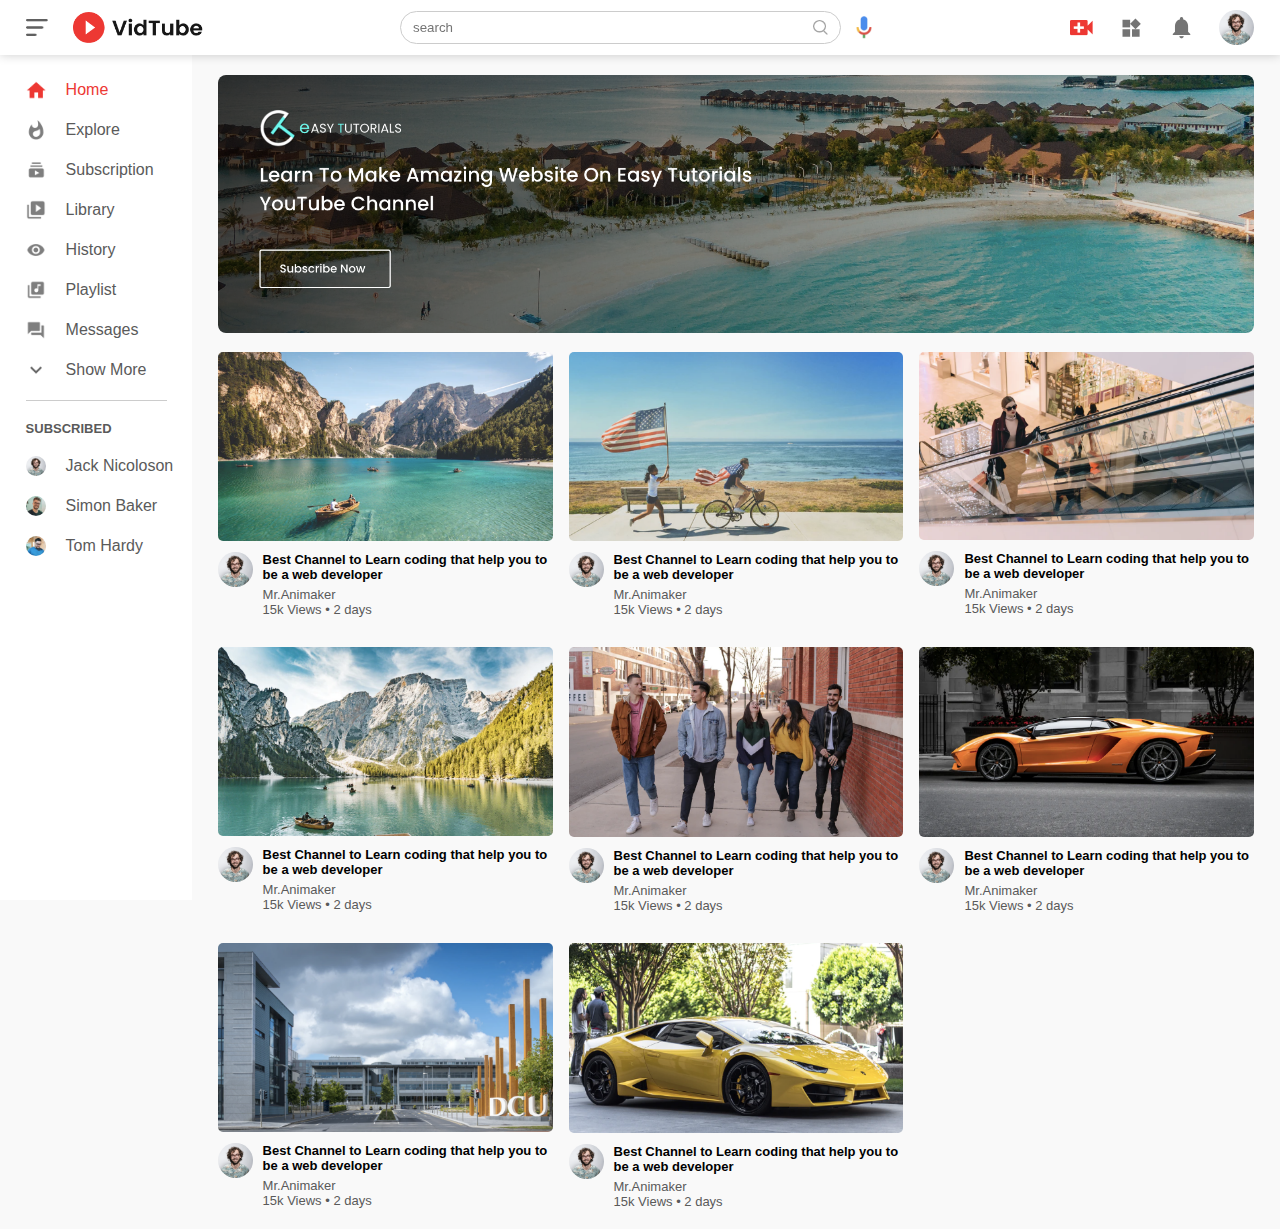
<file: index.html>
<!DOCTYPE html>
<html lang="en">

<head>
    <meta charset="UTF-8">
    <meta http-equiv="X-UA-Compatible" content="IE=edge">
    <meta name="viewport" content="width=device-width, initial-scale=1.0">
    <link rel="stylesheet" href="style.css">
    <title>YouTubeClone</title>
</head>

<body>
    <nav class="flex-div">
        <div class="nav-left flex-div">
            <img src="images/menu.png" class="menu-icon">
            <img src="images/logo.png" class="logo">
        </div>
        <div class="nav-middle flex-div">
            <div class="search-box flex-div">
                <input type="text" placeholder="search">
                <img src="images/search.png">
            </div>
            <img src="images/voice-search.png" class="mic-icon">
        </div>
        <div class="nav-right flex-div">
            <img src="images/upload.png">
            <img src="images/more.png">
            <img src="images/notification.png">
            <img src="images/Jack.png" class="user-icon">
        </div>
    </nav>
    <!--------------------- sidebar---------->
    <div class="sidebar">
        <div class="shortcut-links">
            <a href=""><img src="images/home.png">
                <p>Home</p>
            </a>
            <a href=""><img src="images/explore.png">
                <p>Explore</p>
            </a>
            <a href=""><img src="images/subscriprion.png">
                <p>Subscription</p>
            </a>
            <a href=""><img src="images/library.png">
                <p>Library</p>
            </a>
            <a href=""><img src="images/history.png">
                <p>History</p>
            </a>
            <a href=""><img src="images/playlist.png">
                <p>Playlist</p>
            </a>
            <a href=""><img src="images/messages.png">
                <p>Messages</p>
            </a>
            <a href=""><img src="images/show-more.png">
                <p>Show More</p>
            </a>
            <hr>
        </div>
        <div class="subscribed-list">
            <h3>SUBSCRIBED</h3>
            <a href=""><img src="images/Jack.png">
                <p>Jack Nicoloson</p>
            </a>
            <a href=""><img src="images/simon.png">
                <p>Simon Baker</p>
            </a>
            <a href=""><img src="images/tom.png">
                <p>Tom Hardy</p>
            </a>
        </div>
    </div>
    <!------main------------->
    <div class="container">
        <div class="banner">
            <img src="images/banner.png">
        </div>
        <div class="list-container">
            <div class="vid-list">
                <a href="play-video.html"><img src="images/thumbnail1.png" class="thumbnail"></a>
                <div class="flex-div">
                    <img src="images/Jack.png">
                    <div class="vid-info">
                        <a href="play-video.html">Best Channel to Learn coding that help you to be a web developer</a>
                    
                    <p>Mr.Animaker</p>
                    <p>15k Views &bull; 2 days</p>
                </div>

                </div>
            </div>
            <div class="vid-list">
                <a href=""><img src="images/thumbnail2.png" class="thumbnail"></a>
                <div class="flex-div">
                    <img src="images/Jack.png">
                    <div class="vid-info">
                        <a href="">Best Channel to Learn coding that help you to be a web developer</a>
                    
                    <p>Mr.Animaker</p>
                    <p>15k Views &bull; 2 days</p>
                </div>

                </div>
            </div>
            <div class="vid-list">
                <a href=""><img src="images/thumbnail3.png" class="thumbnail"></a>
                <div class="flex-div">
                    <img src="images/Jack.png">
                    <div class="vid-info">
                        <a href="">Best Channel to Learn coding that help you to be a web developer</a>
                    
                    <p>Mr.Animaker</p>
                    <p>15k Views &bull; 2 days</p>
                </div>

                </div>
            </div>
            <div class="vid-list">
                <a href=""><img src="images/thumbnail4.png" class="thumbnail"></a>
                <div class="flex-div">
                    <img src="images/Jack.png">
                    <div class="vid-info">
                        <a href="">Best Channel to Learn coding that help you to be a web developer</a>
                    
                    <p>Mr.Animaker</p>
                    <p>15k Views &bull; 2 days</p>
                </div>

                </div>
            </div>
            <div class="vid-list">
                <a href=""><img src="images/thumbnail5.png" class="thumbnail"></a>
                <div class="flex-div">
                    <img src="images/Jack.png">
                    <div class="vid-info">
                        <a href="">Best Channel to Learn coding that help you to be a web developer</a>
                    
                    <p>Mr.Animaker</p>
                    <p>15k Views &bull; 2 days</p>
                </div>

                </div>
            </div>
            <div class="vid-list">
                <a href=""><img src="images/thumbnail6.png" class="thumbnail"></a>
                <div class="flex-div">
                    <img src="images/Jack.png">
                    <div class="vid-info">
                        <a href="">Best Channel to Learn coding that help you to be a web developer</a>
                    
                    <p>Mr.Animaker</p>
                    <p>15k Views &bull; 2 days</p>
                </div>

                </div>
            </div>
            <div class="vid-list">
                <a href=""><img src="images/thumbnail7.png" class="thumbnail"></a>
                <div class="flex-div">
                    <img src="images/Jack.png">
                    <div class="vid-info">
                        <a href="">Best Channel to Learn coding that help you to be a web developer</a>
                    
                    <p>Mr.Animaker</p>
                    <p>15k Views &bull; 2 days</p>
                </div>

                </div>
            </div>
            <div class="vid-list">
                <a href=""><img src="images/thumbnail8.png" class="thumbnail"></a>
                <div class="flex-div">
                    <img src="images/Jack.png">
                    <div class="vid-info">
                        <a href="">Best Channel to Learn coding that help you to be a web developer</a>
                    
                    <p>Mr.Animaker</p>
                    <p>15k Views &bull; 2 days</p>
                </div>

                </div>
            </div>
        </div>
    </div>






    <script src="Script.js"></script>
</body>

</html>



















</html>
</file>
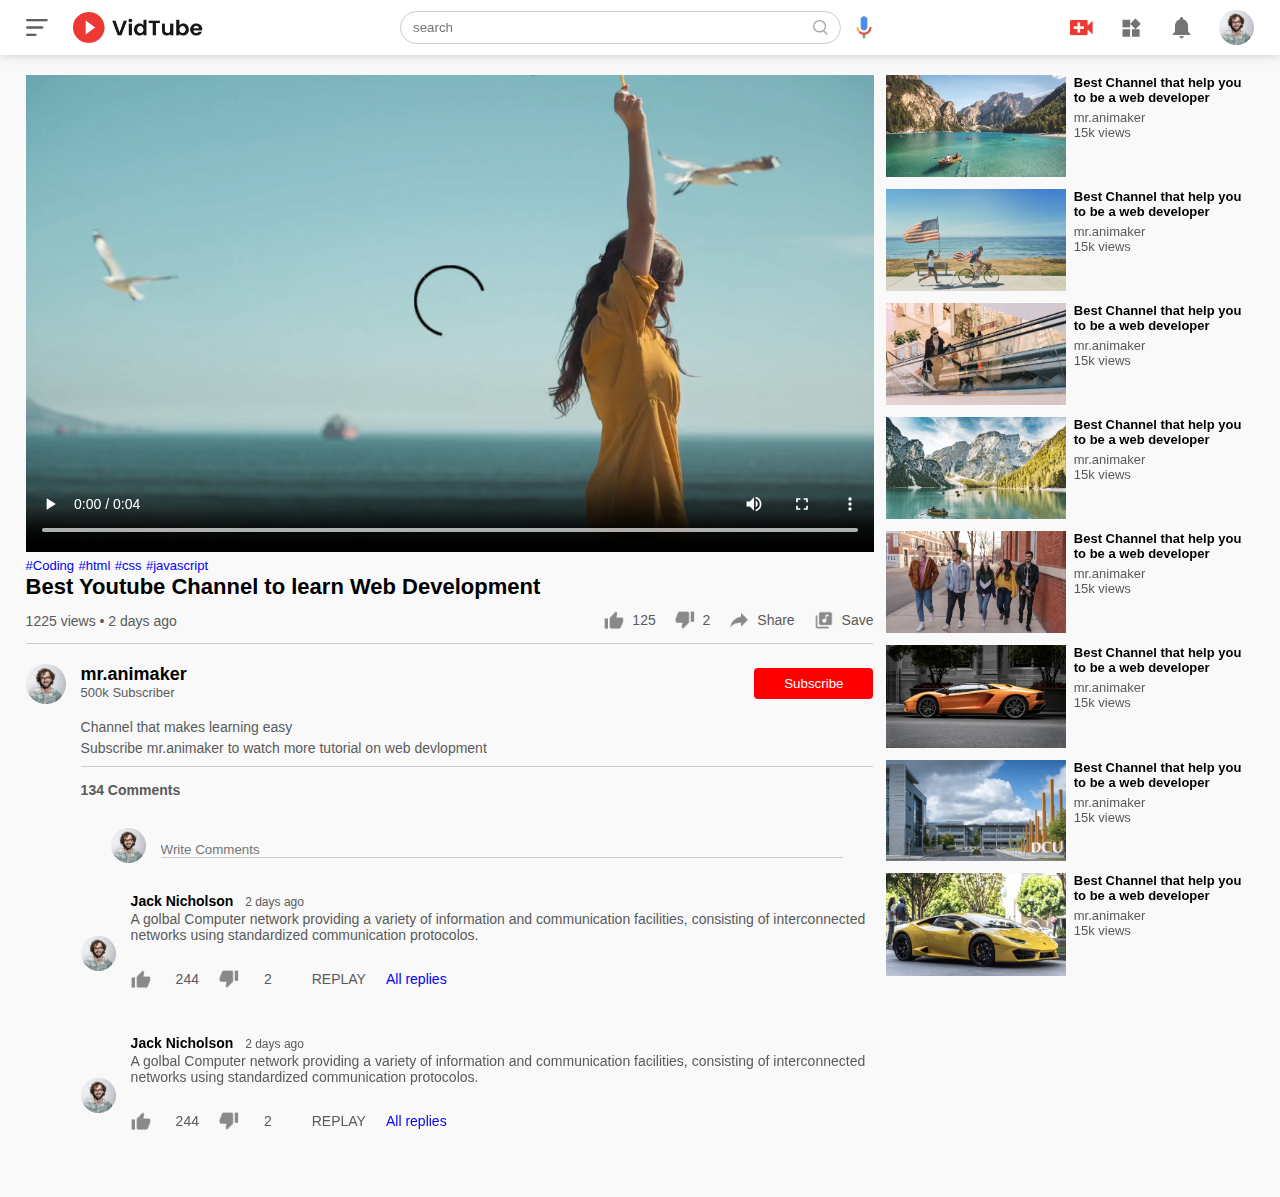
<file: play-video.html>
<!DOCTYPE html>
<html lang="en">
<head>
    <meta charset="UTF-8">
    <meta http-equiv="X-UA-Compatible" content="IE=edge">
    <meta name="viewport" content="width=device-width, initial-scale=1.0">
    <title>Play Video</title>
    <link rel="stylesheet" href="style.css">
</head>
<body>
    <nav class="flex-div">
        <div class="nav-left flex-div">
            <img src="images/menu.png" class="menu-icon">
            <img src="images/logo.png" class="logo">
        </div>
        <div class="nav-middle flex-div">
            <div class="search-box flex-div">
                <input type="text" placeholder="search">
                <img src="images/search.png">
            </div>
            <img src="images/voice-search.png" class="mic-icon">
        </div>
        <div class="nav-right flex-div">
            <img src="images/upload.png">
            <img src="images/more.png">
            <img src="images/notification.png">
            <img src="images/Jack.png" class="user-icon">
        </div>
    </nav>

    <div class="container play-container">
        <div class="row">
            <div class="play-video">
                <video controls autoplay>
                    <source src="images/video.mp4" type="video/mp4">
                </video>
                <div class="tags">
                    <a href="">#Coding</a> <a href="">#html</a> <a href="">#css</a> <a href="">#javascript</a>
                </div>
                <h3>Best Youtube Channel to learn Web Development</h3>
                <div class="play-video-info">
                    <p>1225 views &bull; 2 days ago</p>
                    <div>
                        <a href=""><img src="images/like.png">125</a>
                        <a href=""><img src="images/dislike.png">2</a>
                        <a href=""><img src="images/share.png">Share</a>
                        <a href=""><img src="images/save.png">Save</a>
                    </div>
                </div>
                <hr>

                <div class="publisher">
                    <img src="images/Jack.png">
                    <div>
                        <p>mr.animaker</p>
                        <span>500k Subscriber</span>
                    </div>
                    <button type="button">Subscribe</button>
                </div>
                <div class="vid-description">
                    <p>Channel that makes learning easy</p>
                    <p>Subscribe mr.animaker to watch more tutorial on web devlopment</p>
                    <hr>
                    <h4>134 Comments</h4>

                    <div class="add-comment">
                        <img src="images/Jack.png">
                        <input type="text" placeholder="Write Comments">
                    </div>
                    <div class="old-comment">
                        <img src="images/Jack.png">
                        <div>
                            <h3>Jack Nicholson <span>2 days ago</span></h3>
                            <p>A golbal Computer network providing a variety of information and communication facilities, consisting of interconnected  networks using standardized communication protocolos. </p>
                            <div class="comment-action">
                                <img src="images/like.png">
                                <span>244</span>
                                <img src="images/dislike.png">
                                <span>2</span>
                                <span>REPLAY</span>
                                <a href="">All replies</a>
                
                            </div>
                        </div>
                    </div>

                    <div class="old-comment">
                        <img src="images/Jack.png">
                        <div>
                            <h3>Jack Nicholson <span>2 days ago</span></h3>
                            <p>A golbal Computer network providing a variety of information and communication facilities, consisting of interconnected  networks using standardized communication protocolos. </p>
                            <div class="comment-action">
                                <img src="images/like.png">
                                <span>244</span>
                                <img src="images/dislike.png">
                                <span>2</span>
                                <span>REPLAY</span>
                                <a href="">All replies</a>
                
                            </div>
                        </div>
                    </div>
    
                </div>




            </div>
            <div class="right-sidebar">

             <div class="side-video-list">
                <a href="" class="small-thumbnail"><img src="images/thumbnail1.png"></a>
                <div class="vid-info">
                    <a href="">Best Channel that help you to be a web developer</a>
                    <p>mr.animaker</p>
                    <p>15k views</p>
                </div>
             </div>   

             <div class="side-video-list">
                <a href="" class="small-thumbnail"><img src="images/thumbnail2.png"></a>
                <div class="vid-info">
                    <a href="">Best Channel that help you to be a web developer</a>
                    <p>mr.animaker</p>
                    <p>15k views</p>
                </div>
             </div>   
             <div class="side-video-list">
                <a href="" class="small-thumbnail"><img src="images/thumbnail3.png"></a>
                <div class="vid-info">
                    <a href="">Best Channel that help you to be a web developer</a>
                    <p>mr.animaker</p>
                    <p>15k views</p>
                </div>
             </div>   
             <div class="side-video-list">
                <a href="" class="small-thumbnail"><img src="images/thumbnail4.png"></a>
                <div class="vid-info">
                    <a href="">Best Channel that help you to be a web developer</a>
                    <p>mr.animaker</p>
                    <p>15k views</p>
                </div>
             </div>   
             <div class="side-video-list">
                <a href="" class="small-thumbnail"><img src="images/thumbnail5.png"></a>
                <div class="vid-info">
                    <a href="">Best Channel that help you to be a web developer</a>
                    <p>mr.animaker</p>
                    <p>15k views</p>
                </div>
             </div>   
             <div class="side-video-list">
                <a href="" class="small-thumbnail"><img src="images/thumbnail6.png"></a>
                <div class="vid-info">
                    <a href="">Best Channel that help you to be a web developer</a>
                    <p>mr.animaker</p>
                    <p>15k views</p>
                </div>
             </div>   
             <div class="side-video-list">
                <a href="" class="small-thumbnail"><img src="images/thumbnail7.png"></a>
                <div class="vid-info">
                    <a href="">Best Channel that help you to be a web developer</a>
                    <p>mr.animaker</p>
                    <p>15k views</p>
                </div>
             </div>   
             <div class="side-video-list">
                <a href="" class="small-thumbnail"><img src="images/thumbnail8.png"></a>
                <div class="vid-info">
                    <a href="">Best Channel that help you to be a web developer</a>
                    <p>mr.animaker</p>
                    <p>15k views</p>
                </div>
             </div>   



            </div>
        </div>
    </div>
    <script src="Script.js"></script>
</body>
</html>
</file>
<file: style.css>
*{
    margin:0;
    padding: 0;
    font-family: 'poppins',sans-serif;
    box-sizing: border-box;
}

a{
    text-decoration: none;
    color: #5a5a5a;
}
img{
    cursor: pointer;
}
.flex-div{
    display: flex;
    align-items: center;
}
nav{
    padding: 10px 2%;
    justify-content: space-between;
    box-shadow: 0 0 10px rgba(0, 0, 0, 0.2);
    background: #fff;
    position: sticky;
    top: 0;
    z-index: 10;
}
.nav-right img{
    width: 25px;
    margin-right: 25px;
}
.nav-right .user-icon{
    width: 35px;
    border-radius: 50%;
    margin-right: 0;
}
.nav-left .menu-icon{
    width: 22px;
    margin-right: 25px;
}
.nav-left .logo{
    width: 130px;
}
.nav-middle .mic-icon{
    width: 16px;
}
.nav-middle .search-box{
    border:1px solid #ccc;
    margin-right: 15px;
    padding: 8px 12px;
    border-radius: 25px;
}
.nav-middle .search-box input{
    width:400px;
    border: 0;
    outline: 0;
    background: transparent;
}
.nav-middle .search-box img{
    width: 15px;
}
/*--------sidebar-----------*/
.sidebar{
    background: #fff;
    width: 15%;
    height: 100vh;
    position: fixed;
    top: 0;
    padding-left: 2%;
    padding-top: 80px;
}
.shortcut-links a img{
    width: 20px;
    margin-right: 20px;

}
.shortcut-links a{
    display: flex;
    align-items: center;
    margin-bottom: 20px;
    width: fit-content;
    flex-wrap: wrap;
}
.shortcut-links a:first-child{
    color: #ed3833;
}
.sidebar hr{
    border: 0;
    height: 1px;
    background: #ccc;
    width: 85%;
}
.subscribed-list h3{

    font-size: 13px;
    margin: 20px 0;
    color: #5a5a5a;
}
.subscribed-list a{
    display: flex;
    align-items: center;
    margin-bottom: 20px;
    width: fit-content;
    flex-wrap: wrap;
}
.subscribed-list a img{
    width: 20px;
    border-radius: 50%;
    margin-right: 20px;
}
.small-sidebar{
    width: 5%;
}
.small-sidebar a p{
    display: none;
}
.small-sidebar h3{
    display: none;
}
.small-sidebar hr{
    width: 50%;
    margin-bottom: 25px;
}
/*---------main---------*/
.container{
    background: #f9f9f9;
    padding-left: 17%;
    padding-right: 2%;
    padding-top: 20px;
    padding-bottom: 20px;
}
.large-container{
    padding-left: 7%;

}
.banner{
    width: 100%;
}
.banner img{
    width: 100%;
    border-radius: 8px;
}
.list-container{
    display: grid;
    grid-template-columns: repeat(auto-fit, minmax(250px, 1fr));
    grid-column-gap:16px ;
    grid-row-gap: 30px;
    margin-top: 15px;
}
.vid-list .thumbnail{
    width: 100%;
    border-radius: 5px;
}
.vid-list .flex-div{
    align-items: flex-start;
    margin-top: 7px;
}
.vid-list .flex-div img{
    width: 35px;
    margin-right:10px;
    border-radius: 50%;
}
.vid-info{
    color: #5a5a5a;
    font-size: 13px;

}
.vid-info a{
    color: #000;
    font-weight: 600;
    display: block;
    margin-bottom: 5px;
}
@media(max-width:900px){
    .menu-icon{
        display: none;
    }
    .sidebar{
        display: none;
    }
    .container, .large-container{
        padding-left: 5px;
        padding-right: 5px;
    }
    .nav-right img{
        display: none;
    }
    .nav-right .user-icon{
        display: block;
        width: 30px;
    }
    .nav-middle .search-box input{
        width: 100px;
    }
    .nav-middle .mic-icon{
        display: none;
    }
    .logo{
        width: 90px;
    }
}

/*-----------------play video page ------------*/

.play-container{
    padding-left: 2%;
}
.row{
    display: flex;
    justify-content: space-between;
    flex-wrap: wrap;
}
.play-video{
    flex-basis: 69%;
}
.right-sidebar{
    flex-basis: 30%;
}
.play-video video{
    width: 100%;
}
.side-video-list{
    display: flex;
    justify-content: space-between;
    margin-bottom: 8px;

}
.side-video-list img{
    width: 100%;
}
.side-video-list .small-thumbnail{
    flex-basis: 49%;

}
.side-video-list .vid-info{
    flex-basis: 49%;

}
.play-video .tags a{
    color: #0000ff;
    font-size: 13px;
}
.play-video h3{
    font-weight: 600;
    font-size: 22px;
}
.play-video .play-video-info{
   display: flex;
   align-items: center;
   justify-content: space-between;
   flex-wrap: wrap;
   margin-top: 10px;
   font-size: 14px;
   color: #5a5a5a;
}
.play-video .play-video-info a img{
    width: 20px;
    margin-right:8px;

}
.play-video .play-video-info a{
    display: inline-flex;
    align-items: center;
    margin-left: 15px;
}

.play-video hr{
    border: 0;
    height: 1px;
    background: #ccc;
    margin: 10px 0;
}
.publisher{
    display: flex;
    align-items: center;
    margin-top: 20px;

}
.publisher div{
    flex: 1;
    line-height: 18px;

}
.publisher img{
    width: 40px;
    border-radius: 50%;
    margin-right: 15px;
}
.publisher div p{
    color: #000;
    font-weight: 600;
    font-size: 18px;
}
.publisher div span{
    font-size: 13px;
    color: #5a5a5a;
}
.publisher button{
    background: red;
    color: #fff;
    padding:8px 30px;
    border: 0;
    outline: 0;
    border-radius: 4px;
    cursor: pointer;
}
.vid-description{
    padding-left: 55px;
    margin: 15px 0;
}
.vid-description p{
    font-size: 14px;
    margin-bottom: 5px;
    color: #5a5a5a;
}
.vid-description h4{
    font-size: 14px;
    color: #5a5a5a;
    margin-top: 15px;
}
.add-comment{
    display: flex;
    align-items: center;
    margin: 30px;

}
.add-comment img{
    width: 35px;
    border-radius: 50%;
    margin-right: 15px;
}
.add-comment input{
    border: 0;
    outline: 0;
    border-bottom: 1px solid#ccc;
    width: 100%;
    padding-top: 10px;
    background: transparent;
}
.old-comment{
    display: flex;
    align-items: center;
    margin: 20px 0;

}
.old-comment img{
    width: 35px;
    border-radius: 50%;
    margin-right: 15px;
}
.old-comment h3{
    font-size: 14px;
    margin-bottom: 2px;
}
.old-comment  h3 span{
    font-size: 12px;
    color: #5a5a5a;
    font-weight: 500;
    margin-left: 8px;
}
.old-comment .comment-action{
    display: flex;
    align-items: center;
    margin: 8px 0;
    font-size: 14px;
}
.old-comment .comment-action img{
    border-radius: 0;
    width: 20px;
    margin-right: 5px;
}
.old-comment .comment-action span{
    margin: 20px;
    color: #5a5a5a;
}
.old-comment .comment-action a{
    color: #0000ff;
}
@media(max-width:900px){
    .play-video{
        flex-basis: 100%;
    }
    .right-sidebar{
        flex-basis: 100%;
    }
    .play-container{
        padding-left: 5%;
    }
    .vid-description{
        padding-left: 0;
    }
    .play-video .play-video-info a{
        margin-left: 0;
        margin-right: 15px;
        margin-top: 15px;

    }
    .old-comment .comment-action span{
        margin-left: 5px;
    }


}
</file>
